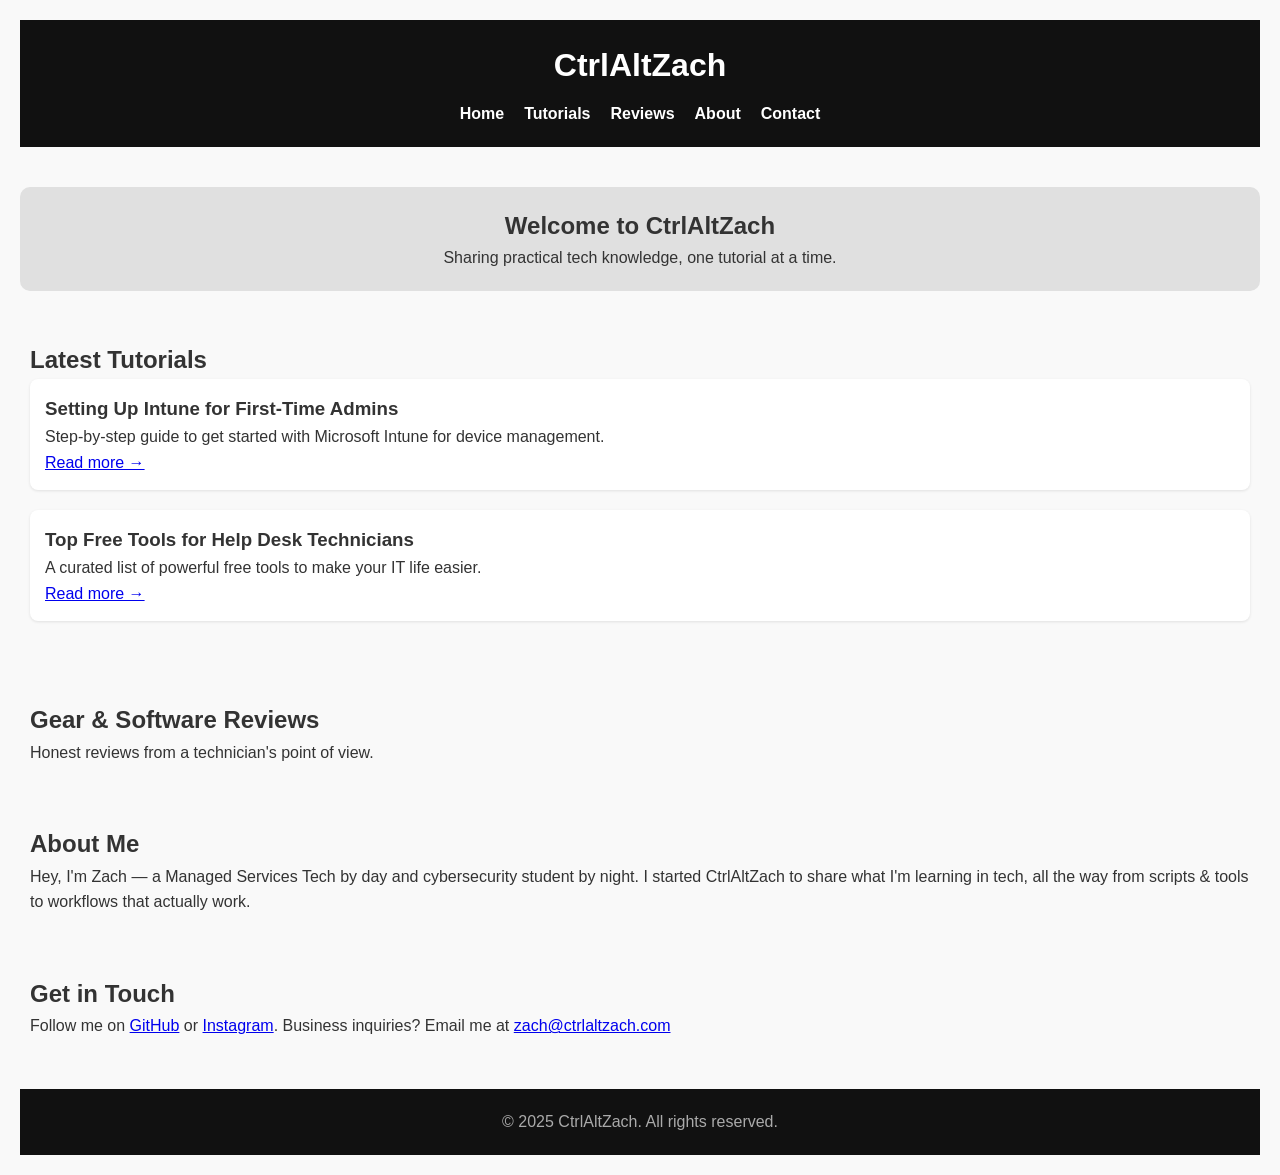
<file: Index.html>
<!DOCTYPE html>
<html lang="en">
<head>
  <meta charset="UTF-8" />
  <meta name="viewport" content="width=device-width, initial-scale=1.0" />
  <meta name="description" content="CtrlAltZach - Tech tips, tutorials, and reviews from an IT pro in the making." />
  <title>CtrlAltZach | Tech Tips & Tutorials</title>
  <link rel="stylesheet" href="style.css" />
</head>
<body>
  <header>
    <h1>CtrlAltZach</h1>
    <nav>
      <ul>
        <li><a href="#home">Home</a></li>
        <li><a href="#tutorials">Tutorials</a></li>
        <li><a href="#reviews">Reviews</a></li>
        <li><a href="#about">About</a></li>
        <li><a href="#contact">Contact</a></li>
      </ul>
    </nav>
  </header>

  <main>
    <section id="home" class="hero">
      <h2>Welcome to CtrlAltZach</h2>
      <p>Sharing practical tech knowledge, one tutorial at a time.</p>
    </section>

    <section id="tutorials">
      <h2>Latest Tutorials</h2>
      <article>
        <h3>Setting Up Intune for First-Time Admins</h3>
        <p>Step-by-step guide to get started with Microsoft Intune for device management.</p>
        <a href="#">Read more →</a>
      </article>
      <article>
        <h3>Top Free Tools for Help Desk Technicians</h3>
        <p>A curated list of powerful free tools to make your IT life easier.</p>
        <a href="#">Read more →</a>
      </article>
    </section>

    <section id="reviews">
      <h2>Gear & Software Reviews</h2>
      <p>Honest reviews from a technician's point of view.</p>
      <!-- Future: Add cards for each review -->
    </section>

    <section id="about">
      <h2>About Me</h2>
      <p>Hey, I'm Zach — a Managed Services Tech by day and cybersecurity student by night. I started CtrlAltZach to share what I'm learning in tech, all the way from scripts & tools to workflows that actually work.</p>
    </section>

    <section id="contact">
      <h2>Get in Touch</h2>
      <p>Follow me on <a href="https://github.com/ZachInSpace" target="_blank">GitHub</a> or <a href="#">Instagram</a>. Business inquiries? Email me at <a href="mailto:hello@ctrlaltzach.com">zach@ctrlaltzach.com</a></p>
    </section>
  </main>

  <footer>
    <p>&copy; 2025 CtrlAltZach. All rights reserved.</p>
  </footer>
</body>
</html>
</file>
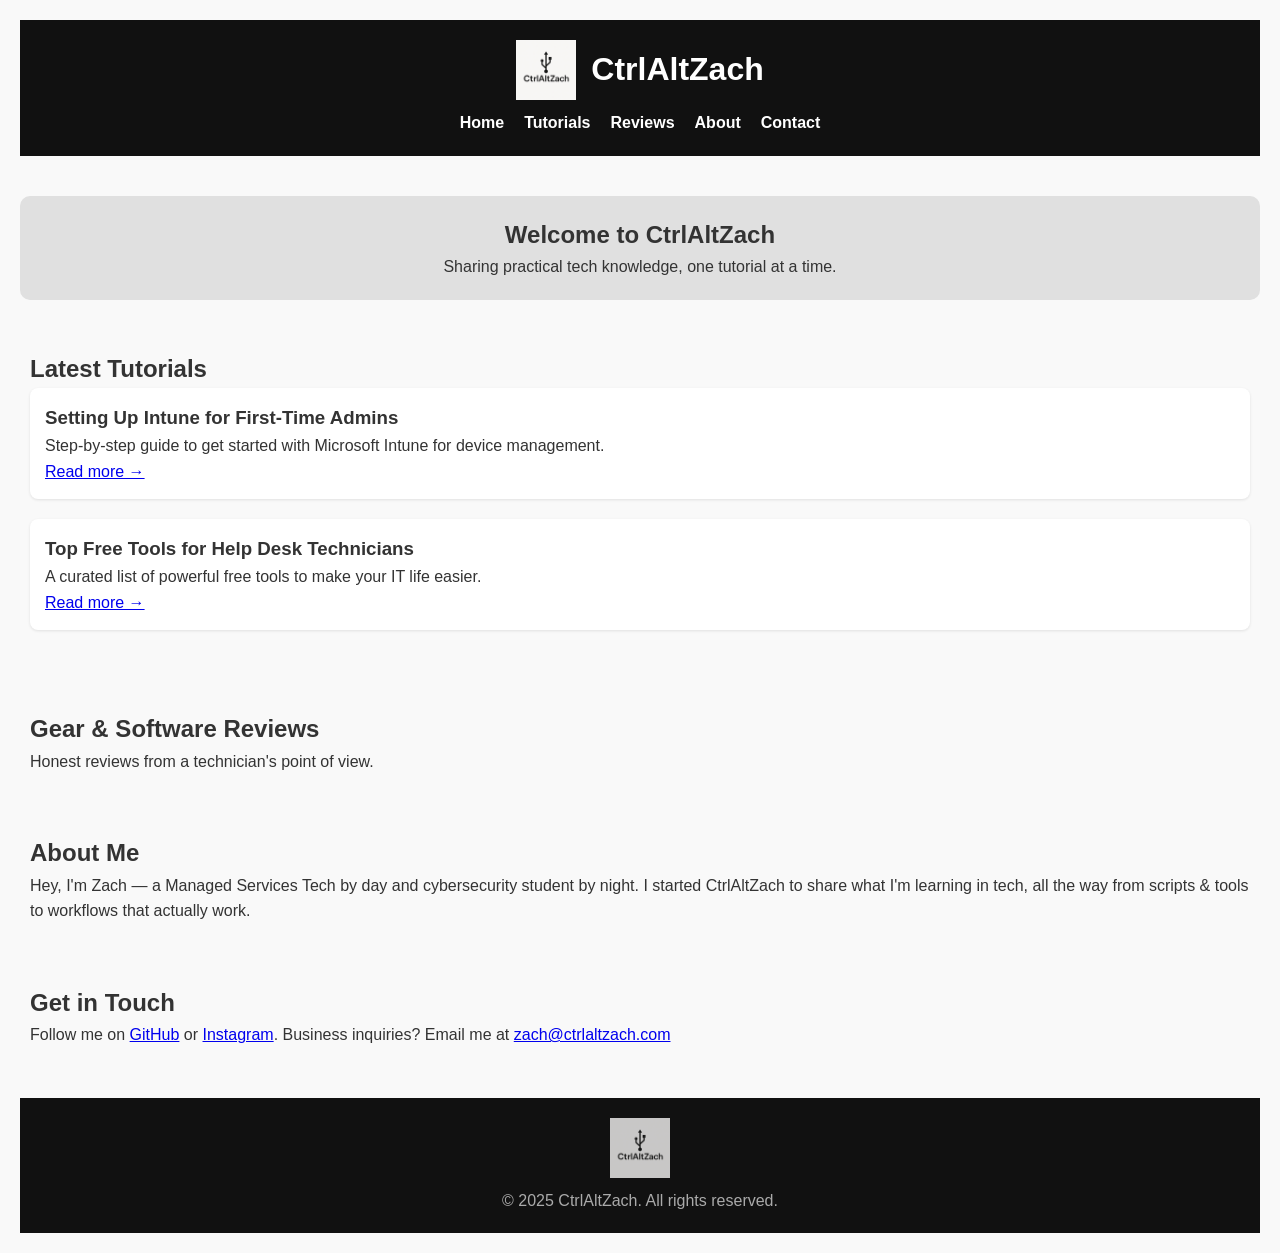
<file: index.html>
<!DOCTYPE html>
<html lang="en">
<head>
  <meta charset="UTF-8" />
  <meta name="viewport" content="width=device-width, initial-scale=1.0" />
  <meta name="description" content="CtrlAltZach - Tech tips, tutorials, and reviews from an IT pro in the making." />
  <title>CtrlAltZach | Tech Tips & Tutorials</title>
  <link rel="stylesheet" href="style.css" />
  <link rel="icon" type="image/x-icon" href="images/favicon.ico" />
</head>
<body>
  <header>
    <div class="header-container">
      <img src="images/CtrlAltZach_USB_Logo.png" alt="CtrlAltZach logo" class="site-logo" />
      <h1>CtrlAltZach</h1>
    </div>
    <nav>
      <ul>
        <li><a href="#home">Home</a></li>
        <li><a href="#tutorials">Tutorials</a></li>
        <li><a href="#reviews">Reviews</a></li>
        <li><a href="#about">About</a></li>
        <li><a href="#contact">Contact</a></li>
      </ul>
    </nav>
  </header>

  <main>
    <section id="home" class="hero">
      <h2>Welcome to CtrlAltZach</h2>
      <p>Sharing practical tech knowledge, one tutorial at a time.</p>
    </section>

    <section id="tutorials">
      <h2>Latest Tutorials</h2>
      <article>
        <h3>Setting Up Intune for First-Time Admins</h3>
        <p>Step-by-step guide to get started with Microsoft Intune for device management.</p>
        <a href="#">Read more →</a>
      </article>
      <article>
        <h3>Top Free Tools for Help Desk Technicians</h3>
        <p>A curated list of powerful free tools to make your IT life easier.</p>
        <a href="#">Read more →</a>
      </article>
    </section>

    <section id="reviews">
      <h2>Gear & Software Reviews</h2>
      <p>Honest reviews from a technician's point of view.</p>
      <!-- Future: Add cards for each review -->
    </section>

    <section id="about">
      <h2>About Me</h2>
      <p>Hey, I'm Zach — a Managed Services Tech by day and cybersecurity student by night. I started CtrlAltZach to share what I'm learning in tech, all the way from scripts & tools to workflows that actually work.</p>
    </section>

    <section id="contact">
      <h2>Get in Touch</h2>
      <p>Follow me on <a href="https://github.com/ZachInSpace" target="_blank">GitHub</a> or <a href="https://www.instagram.com/ctrlaltzachs/">Instagram</a>. Business inquiries? Email me at <a href="mailto:hello@ctrlaltzach.com">zach@ctrlaltzach.com</a></p>
    </section>
  </main>

  <footer>
    <div class="footer-logo">
      <img src="images/CtrlAltZach_USB_Logo.png" alt="CtrlAltZach footer logo" />
    </div>
    <p>&copy; 2025 CtrlAltZach. All rights reserved.</p>
  </footer>
</file>
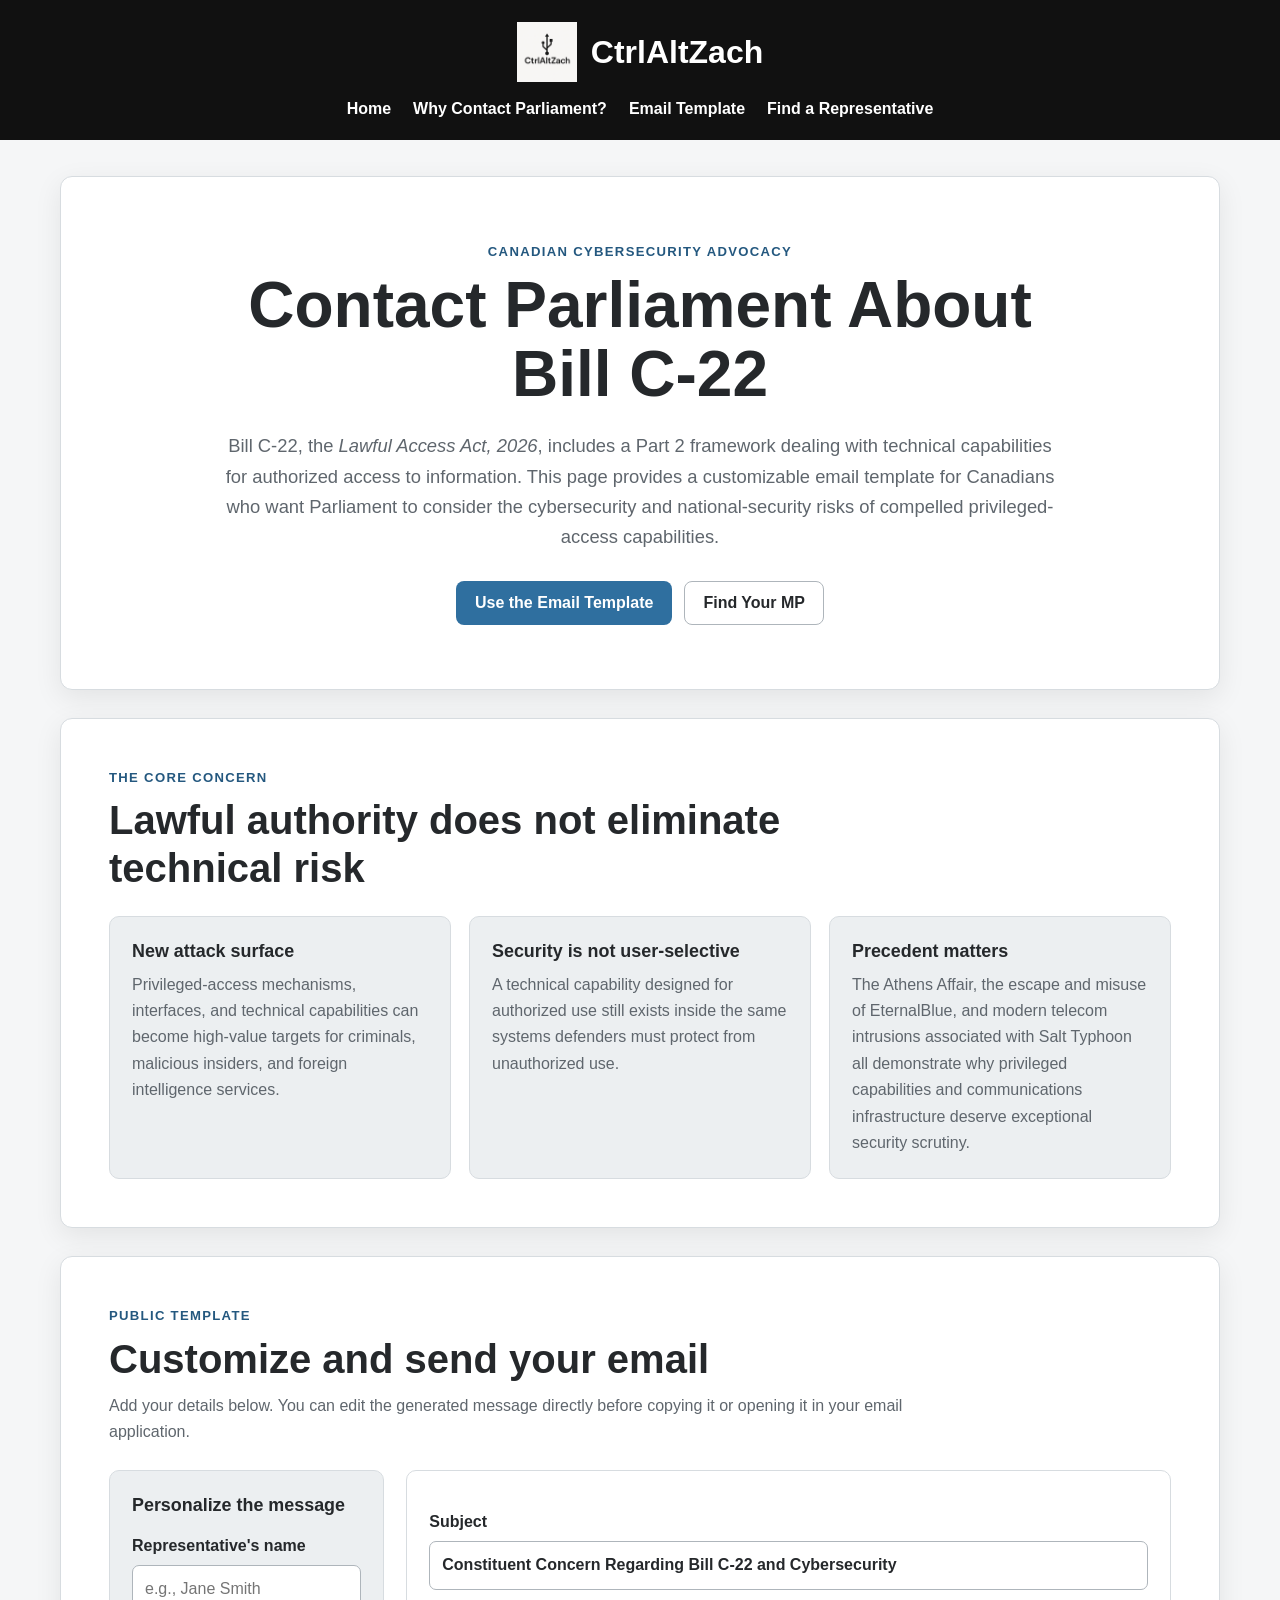
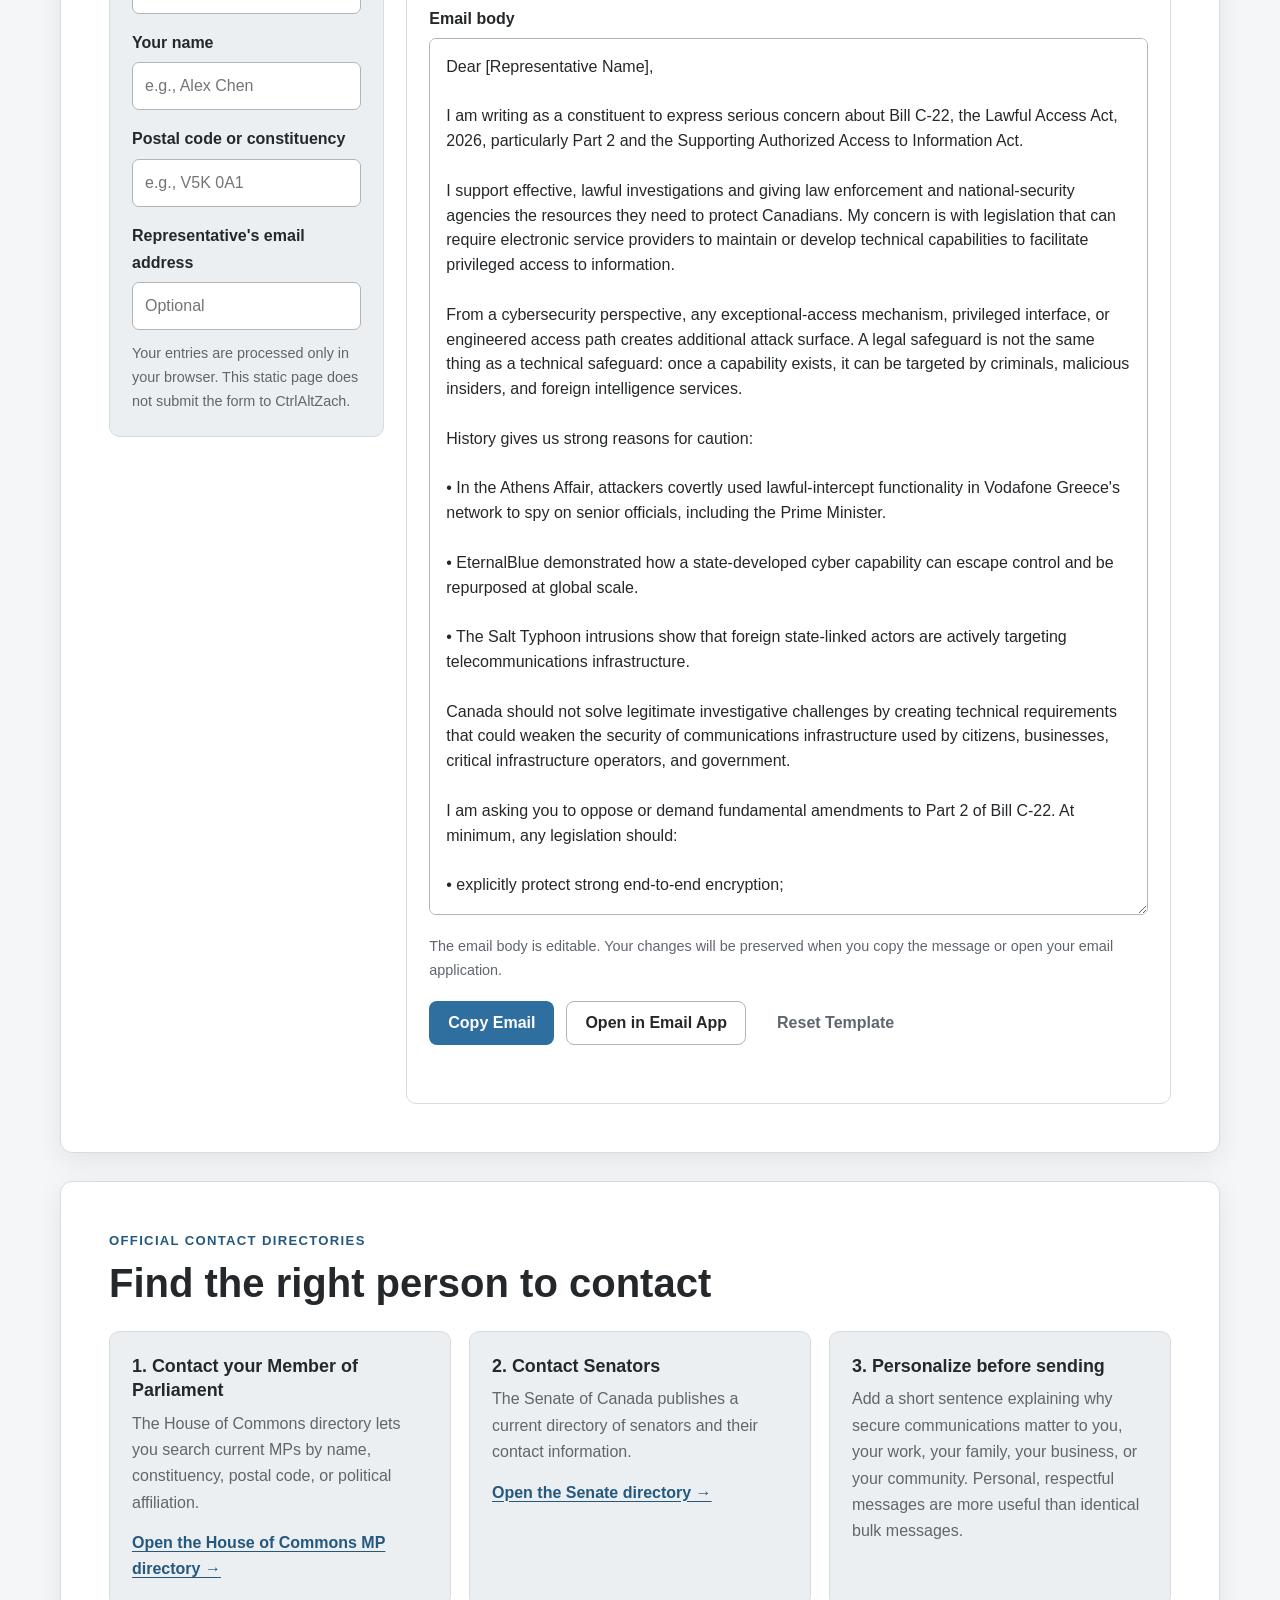
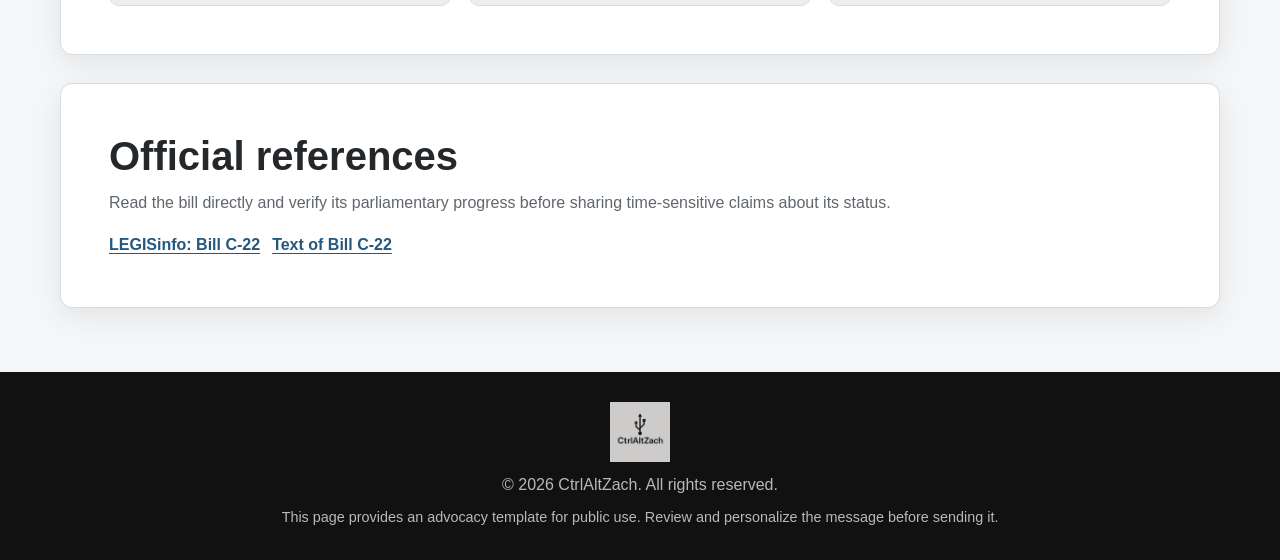
<file: bill-c22/index.html>
<!DOCTYPE html>
<html lang="en">
<head>
  <meta charset="UTF-8" />
  <meta name="viewport" content="width=device-width, initial-scale=1.0" />
  <meta
    name="description"
    content="A public email template for Canadians who want to contact Parliament about the cybersecurity and national-security implications of Part 2 of Bill C-22, the Lawful Access Act, 2026."
  />

  <title>Contact Parliament About Bill C-22 | CtrlAltZach</title>

  <link rel="stylesheet" href="bill-c22.css" />
  <link rel="icon" type="image/x-icon" href="../images/favicon.ico" />
</head>

<body>
  <header class="site-header">
    <div class="header-container">
      <a class="brand" href="../" aria-label="CtrlAltZach home">
        <img
          src="../images/CtrlAltZach_USB_Logo.png"
          alt="CtrlAltZach logo"
          class="site-logo"
        />
        <span>CtrlAltZach</span>
      </a>
    </div>

    <nav aria-label="Primary navigation">
      <ul>
        <li><a href="../">Home</a></li>
        <li><a href="#why-contact">Why Contact Parliament?</a></li>
        <li><a href="#email-template">Email Template</a></li>
        <li><a href="#find-representative">Find a Representative</a></li>
      </ul>
    </nav>
  </header>

  <main>
    <section class="hero" aria-labelledby="page-title">
      <p class="eyebrow">Canadian Cybersecurity Advocacy</p>

      <h1 id="page-title">Contact Parliament About Bill C-22</h1>

      <p class="hero-copy">
        Bill C-22, the <em>Lawful Access Act, 2026</em>, includes a Part 2 framework
        dealing with technical capabilities for authorized access to information.
        This page provides a customizable email template for Canadians who want
        Parliament to consider the cybersecurity and national-security risks of
        compelled privileged-access capabilities.
      </p>

      <div class="hero-actions">
        <a class="button button-primary" href="#email-template">Use the Email Template</a>
        <a
          class="button button-secondary"
          href="https://www.ourcommons.ca/members/en"
          target="_blank"
          rel="noopener noreferrer"
        >
          Find Your MP
        </a>
      </div>
    </section>

    <section id="why-contact" class="content-section">
      <div class="section-heading">
        <p class="eyebrow">The Core Concern</p>
        <h2>Lawful authority does not eliminate technical risk</h2>
      </div>

      <div class="risk-grid">
        <article class="risk-card">
          <h3>New attack surface</h3>
          <p>
            Privileged-access mechanisms, interfaces, and technical capabilities
            can become high-value targets for criminals, malicious insiders, and
            foreign intelligence services.
          </p>
        </article>

        <article class="risk-card">
          <h3>Security is not user-selective</h3>
          <p>
            A technical capability designed for authorized use still exists inside
            the same systems defenders must protect from unauthorized use.
          </p>
        </article>

        <article class="risk-card">
          <h3>Precedent matters</h3>
          <p>
            The Athens Affair, the escape and misuse of EternalBlue, and modern
            telecom intrusions associated with Salt Typhoon all demonstrate why
            privileged capabilities and communications infrastructure deserve
            exceptional security scrutiny.
          </p>
        </article>
      </div>
    </section>

    <section id="email-template" class="content-section template-section">
      <div class="section-heading">
        <p class="eyebrow">Public Template</p>
        <h2>Customize and send your email</h2>
        <p>
          Add your details below. You can edit the generated message directly
          before copying it or opening it in your email application.
        </p>
      </div>

      <div class="template-layout">
        <aside class="customize-panel" aria-label="Email customization fields">
          <h3>Personalize the message</h3>

          <label for="representativeName">Representative's name</label>
          <input
            id="representativeName"
            type="text"
            placeholder="e.g., Jane Smith"
            autocomplete="off"
          />

          <label for="senderName">Your name</label>
          <input
            id="senderName"
            type="text"
            placeholder="e.g., Alex Chen"
            autocomplete="name"
          />

          <label for="senderLocation">Postal code or constituency</label>
          <input
            id="senderLocation"
            type="text"
            placeholder="e.g., V5K 0A1"
            autocomplete="postal-code"
          />

          <label for="recipientEmail">Representative's email address</label>
          <input
            id="recipientEmail"
            type="email"
            placeholder="Optional"
            autocomplete="email"
          />

          <p class="field-note">
            Your entries are processed only in your browser. This static page does
            not submit the form to CtrlAltZach.
          </p>
        </aside>

        <div class="email-panel">
          <label for="emailSubject">Subject</label>
          <input id="emailSubject" class="subject-input" type="text" />

          <label for="emailBody">Email body</label>
          <textarea
            id="emailBody"
            rows="34"
            spellcheck="true"
            aria-describedby="editing-note"
          ></textarea>

          <p id="editing-note" class="field-note">
            The email body is editable. Your changes will be preserved when you copy
            the message or open your email application.
          </p>

          <div class="email-actions">
            <button id="copyEmailButton" class="button button-primary" type="button">
              Copy Email
            </button>

            <button id="openEmailButton" class="button button-secondary" type="button">
              Open in Email App
            </button>

            <button id="resetButton" class="button button-text" type="button">
              Reset Template
            </button>
          </div>

          <p id="copyStatus" class="status-message" role="status" aria-live="polite"></p>
        </div>
      </div>
    </section>

    <section id="find-representative" class="content-section">
      <div class="section-heading">
        <p class="eyebrow">Official Contact Directories</p>
        <h2>Find the right person to contact</h2>
      </div>

      <div class="lookup-grid">
        <article class="lookup-card">
          <h3>1. Contact your Member of Parliament</h3>
          <p>
            The House of Commons directory lets you search current MPs by name,
            constituency, postal code, or political affiliation.
          </p>
          <a
            class="text-link"
            href="https://www.ourcommons.ca/members/en"
            target="_blank"
            rel="noopener noreferrer"
          >
            Open the House of Commons MP directory →
          </a>
        </article>

        <article class="lookup-card">
          <h3>2. Contact Senators</h3>
          <p>
            The Senate of Canada publishes a current directory of senators and
            their contact information.
          </p>
          <a
            class="text-link"
            href="https://sencanada.ca/en/senators-list/"
            target="_blank"
            rel="noopener noreferrer"
          >
            Open the Senate directory →
          </a>
        </article>

        <article class="lookup-card">
          <h3>3. Personalize before sending</h3>
          <p>
            Add a short sentence explaining why secure communications matter to
            you, your work, your family, your business, or your community. Personal,
            respectful messages are more useful than identical bulk messages.
          </p>
        </article>
      </div>
    </section>

    <section class="sources-section" aria-labelledby="sources-title">
      <h2 id="sources-title">Official references</h2>
      <p>
        Read the bill directly and verify its parliamentary progress before sharing
        time-sensitive claims about its status.
      </p>

      <div class="source-links">
        <a
          href="https://www.parl.ca/legisinfo/en/bill/45-1/c-22"
          target="_blank"
          rel="noopener noreferrer"
        >
          LEGISinfo: Bill C-22
        </a>

        <a
          href="https://www.parl.ca/documentviewer/en/45-1/bill/C-22/first-reading"
          target="_blank"
          rel="noopener noreferrer"
        >
          Text of Bill C-22
        </a>
      </div>
    </section>
  </main>

  <footer>
    <div class="footer-logo">
      <img src="../images/CtrlAltZach_USB_Logo.png" alt="CtrlAltZach footer logo" />
    </div>

    <p>&copy; <span id="currentYear"></span> CtrlAltZach. All rights reserved.</p>

    <p class="footer-note">
      This page provides an advocacy template for public use. Review and personalize
      the message before sending it.
    </p>
  </footer>

  <script src="bill-c22.js"></script>
</body>
</html>
</file>
<file: style.css>
* {
  margin: 0;
  padding: 0;
  box-sizing: border-box;
  font-family: 'Segoe UI', sans-serif;
}

body {
  background-color: #f9f9f9;
  color: #333;
  line-height: 1.6;
  padding: 20px;
}

header {
  background: #111;
  color: #fff;
  padding: 20px 0;
  text-align: center;
}

.header-container {
  display: flex;
  align-items: center;
  justify-content: center;
  gap: 15px;
  flex-wrap: wrap;
}

.site-logo {
  height: 60px;
  width: auto;
  max-width: 100%;
  object-fit: contain;
}

nav ul {
  list-style: none;
  display: flex;
  justify-content: center;
  gap: 20px;
  margin-top: 10px;
}

nav a {
  color: #fff;
  text-decoration: none;
  font-weight: bold;
}

main {
  margin-top: 40px;
}

section {
  margin-bottom: 40px;
  padding: 10px;
}

.hero {
  background-color: #e0e0e0;
  padding: 20px;
  border-radius: 10px;
  text-align: center;
}

article {
  background: #fff;
  padding: 15px;
  margin-bottom: 20px;
  border-radius: 8px;
  box-shadow: 0 1px 3px rgba(0,0,0,0.1);
}

footer {
  text-align: center;
  padding: 20px 0;
  background: #111;
  color: #aaa;
}

.footer-logo {
  display: flex;
  justify-content: center;
  padding-bottom: 10px;
}

.footer-logo img {
  height: 60px;
  width: auto;
  opacity: 0.8;
}
</file>
<file: bill-c22/bill-c22.css>
* {
  margin: 0;
  padding: 0;
  box-sizing: border-box;
}

:root {
  --background: #f5f6f7;
  --surface: #ffffff;
  --surface-soft: #eceff1;
  --text: #25282b;
  --text-soft: #5f666d;
  --border: #d7dce0;
  --dark: #111111;
  --dark-soft: #242424;
  --accent: #2f6f9f;
  --accent-dark: #24587f;
  --focus: #0b78d1;
  --shadow: 0 8px 28px rgba(17, 17, 17, 0.08);
  --radius: 12px;
}

html {
  scroll-behavior: smooth;
}

body {
  min-height: 100vh;
  background: var(--background);
  color: var(--text);
  font-family: "Segoe UI", Arial, sans-serif;
  line-height: 1.65;
}

a {
  color: inherit;
}

.site-header {
  background: var(--dark);
  color: #ffffff;
  padding: 22px 24px 18px;
}

.header-container {
  display: flex;
  justify-content: center;
  align-items: center;
}

.brand {
  display: inline-flex;
  align-items: center;
  gap: 14px;
  color: #ffffff;
  font-size: clamp(1.5rem, 4vw, 2rem);
  font-weight: 700;
  text-decoration: none;
}

.site-logo {
  width: auto;
  height: 60px;
  object-fit: contain;
}

nav ul {
  display: flex;
  justify-content: center;
  gap: 22px;
  flex-wrap: wrap;
  list-style: none;
  margin-top: 14px;
}

nav a {
  color: #ffffff;
  font-weight: 650;
  text-decoration: none;
}

nav a:hover,
nav a:focus-visible {
  text-decoration: underline;
  text-underline-offset: 4px;
}

main {
  width: min(1160px, calc(100% - 32px));
  margin: 36px auto 64px;
}

.hero,
.content-section,
.sources-section {
  background: var(--surface);
  border: 1px solid var(--border);
  border-radius: var(--radius);
  box-shadow: var(--shadow);
}

.hero {
  padding: clamp(32px, 6vw, 64px);
  text-align: center;
}

.eyebrow {
  margin-bottom: 8px;
  color: var(--accent-dark);
  font-size: 0.82rem;
  font-weight: 800;
  letter-spacing: 0.1em;
  text-transform: uppercase;
}

.hero h1 {
  max-width: 840px;
  margin: 0 auto;
  font-size: clamp(2rem, 6vw, 4rem);
  line-height: 1.08;
}

.hero-copy {
  max-width: 840px;
  margin: 22px auto 0;
  color: var(--text-soft);
  font-size: clamp(1rem, 2vw, 1.15rem);
}

.hero-actions,
.email-actions,
.source-links {
  display: flex;
  gap: 12px;
  flex-wrap: wrap;
}

.hero-actions {
  justify-content: center;
  margin-top: 28px;
}

.button {
  display: inline-flex;
  justify-content: center;
  align-items: center;
  min-height: 44px;
  padding: 11px 18px;
  border: 1px solid transparent;
  border-radius: 8px;
  font: inherit;
  font-weight: 700;
  line-height: 1.2;
  text-decoration: none;
  cursor: pointer;
  transition:
    transform 120ms ease,
    background-color 120ms ease,
    border-color 120ms ease;
}

.button:hover {
  transform: translateY(-1px);
}

.button-primary {
  background: var(--accent);
  color: #ffffff;
}

.button-primary:hover,
.button-primary:focus-visible {
  background: var(--accent-dark);
}

.button-secondary {
  background: #ffffff;
  border-color: #aeb5bb;
  color: var(--text);
}

.button-secondary:hover,
.button-secondary:focus-visible {
  border-color: var(--text);
  background: var(--surface-soft);
}

.button-text {
  background: transparent;
  border-color: transparent;
  color: var(--text-soft);
}

.button-text:hover,
.button-text:focus-visible {
  background: var(--surface-soft);
  color: var(--text);
}

.content-section,
.sources-section {
  margin-top: 28px;
  padding: clamp(24px, 5vw, 48px);
}

.section-heading {
  max-width: 840px;
  margin-bottom: 24px;
}

.section-heading h2,
.sources-section h2 {
  font-size: clamp(1.65rem, 4vw, 2.5rem);
  line-height: 1.2;
}

.section-heading > p:last-child,
.sources-section > p {
  margin-top: 10px;
  color: var(--text-soft);
}

.risk-grid,
.lookup-grid {
  display: grid;
  grid-template-columns: repeat(3, minmax(0, 1fr));
  gap: 18px;
}

.risk-card,
.lookup-card {
  padding: 22px;
  background: var(--surface-soft);
  border: 1px solid var(--border);
  border-radius: 10px;
}

.risk-card h3,
.lookup-card h3,
.customize-panel h3 {
  margin-bottom: 8px;
  font-size: 1.12rem;
  line-height: 1.35;
}

.risk-card p,
.lookup-card p {
  color: var(--text-soft);
}

.template-section {
  scroll-margin-top: 20px;
}

.template-layout {
  display: grid;
  grid-template-columns: minmax(240px, 0.72fr) minmax(0, 2fr);
  gap: 22px;
  align-items: start;
}

.customize-panel,
.email-panel {
  border: 1px solid var(--border);
  border-radius: 10px;
}

.customize-panel {
  position: sticky;
  top: 18px;
  padding: 22px;
  background: var(--surface-soft);
}

.email-panel {
  padding: 22px;
  background: #ffffff;
}

label {
  display: block;
  margin-top: 16px;
  margin-bottom: 6px;
  font-weight: 700;
}

input,
textarea {
  width: 100%;
  border: 1px solid #aeb5bb;
  border-radius: 7px;
  background: #ffffff;
  color: var(--text);
  font: inherit;
}

input {
  padding: 10px 12px;
}

textarea {
  min-height: 700px;
  padding: 16px;
  resize: vertical;
  line-height: 1.55;
}

input:focus,
textarea:focus,
.button:focus-visible,
.text-link:focus-visible,
.source-links a:focus-visible {
  outline: 3px solid rgba(11, 120, 209, 0.28);
  outline-offset: 2px;
  border-color: var(--focus);
}

.subject-input {
  font-weight: 650;
}

.field-note {
  margin-top: 12px;
  color: var(--text-soft);
  font-size: 0.9rem;
}

.email-actions {
  margin-top: 18px;
}

.status-message {
  min-height: 1.6em;
  margin-top: 10px;
  font-weight: 650;
}

.text-link,
.source-links a {
  display: inline-block;
  margin-top: 14px;
  color: var(--accent-dark);
  font-weight: 750;
  text-underline-offset: 3px;
}

.source-links {
  margin-top: 16px;
}

.source-links a {
  margin-top: 0;
}

footer {
  padding: 30px 24px;
  background: var(--dark);
  color: #b9b9b9;
  text-align: center;
}

.footer-logo {
  display: flex;
  justify-content: center;
  padding-bottom: 10px;
}

.footer-logo img {
  width: auto;
  height: 60px;
  opacity: 0.82;
}

.footer-note {
  max-width: 720px;
  margin: 8px auto 0;
  font-size: 0.9rem;
}

@media (max-width: 900px) {
  .risk-grid,
  .lookup-grid {
    grid-template-columns: 1fr;
  }

  .template-layout {
    grid-template-columns: 1fr;
  }

  .customize-panel {
    position: static;
  }
}

@media (max-width: 620px) {
  .site-header {
    padding-inline: 16px;
  }

  .brand {
    flex-direction: column;
    gap: 6px;
  }

  nav ul {
    gap: 10px 16px;
    font-size: 0.95rem;
  }

  main {
    width: min(100% - 20px, 1160px);
    margin-top: 20px;
  }

  .hero,
  .content-section,
  .sources-section {
    border-radius: 9px;
  }

  .hero-actions,
  .email-actions {
    flex-direction: column;
  }

  .hero-actions .button,
  .email-actions .button {
    width: 100%;
  }

  textarea {
    min-height: 840px;
    font-size: 0.95rem;
  }
}
</file>
